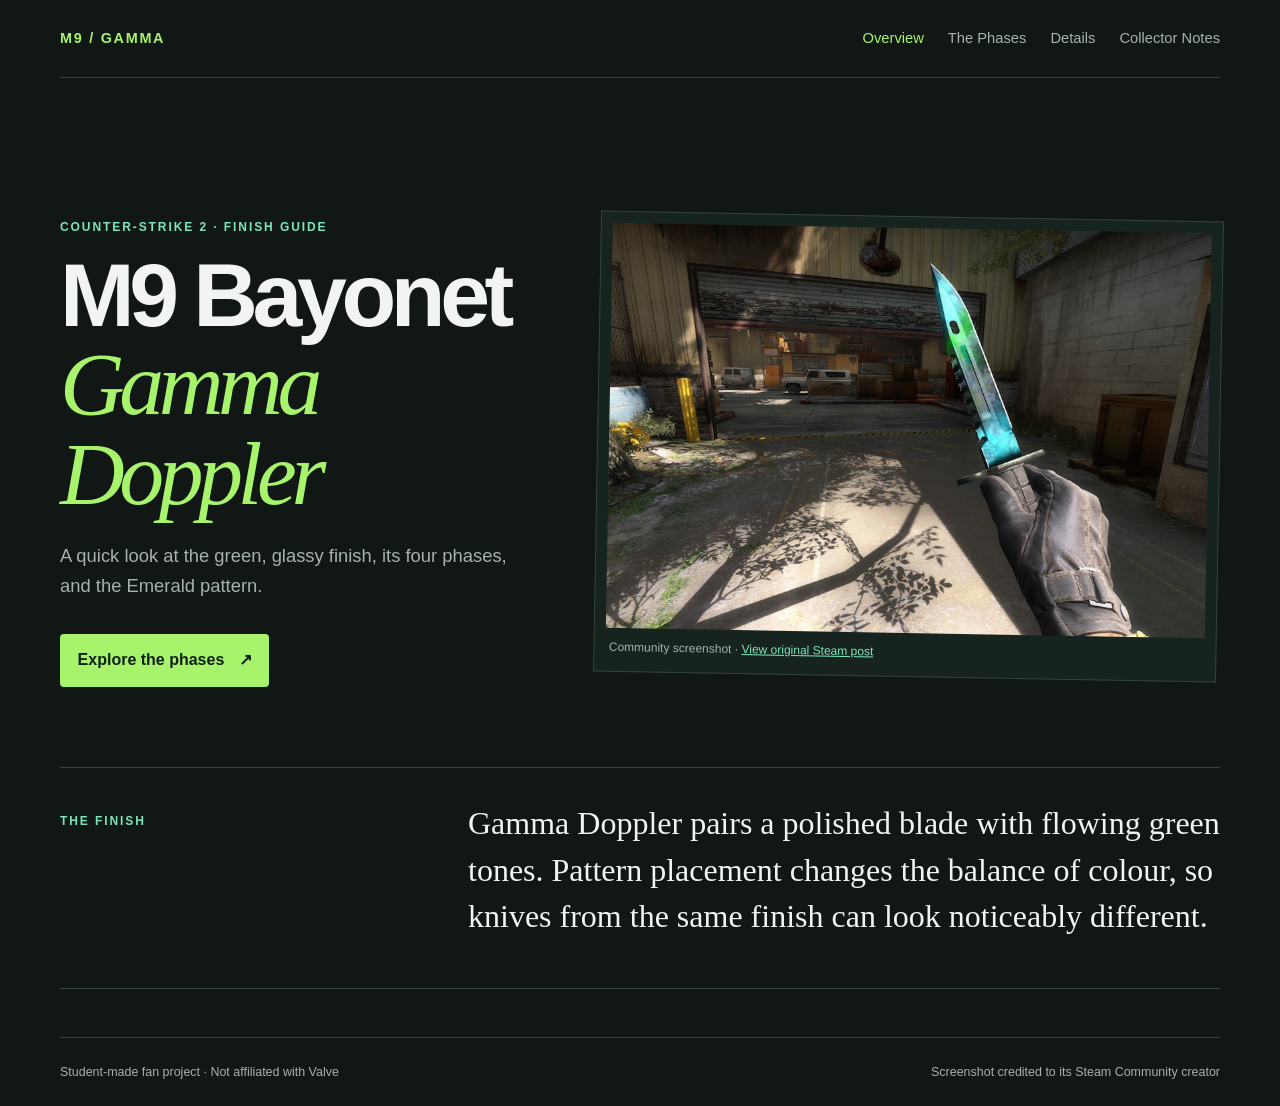
<file: index.html>
<!doctype html>
<html lang="en">
<head>
  <meta charset="utf-8">
  <meta name="viewport" content="width=device-width, initial-scale=1">
  <meta name="description" content="A concise visual guide to the M9 Bayonet Gamma Doppler phases and Emerald finish in Counter-Strike 2.">
  <title>M9 Gamma Doppler — CS2 Skin Guide</title>
  <link rel="icon" type="image/png" href="favicon.png">
  <link rel="apple-touch-icon" sizes="180x180" href="app-icon.png">
  <meta property="og:title" content="M9 Bayonet | Gamma Doppler">
  <meta property="og:description" content="A concise CS2 guide to Gamma Doppler phases P1–P4 and Emerald.">
  <meta property="og:image" content="https://marisa-w.github.io/my-project/og-image.jpg">
  <meta property="og:type" content="website">
  <link rel="stylesheet" href="style.css">
</head>
<body>
  <header class="site-header">
    <a class="brand" href="index.html">M9 / GAMMA</a>
    <nav aria-label="Main navigation">
      <a href="index.html" aria-current="page">Overview</a>
      <a href="phases.html">The Phases</a>
      <a href="details.html">Details</a>
      <a href="collector.html">Collector Notes</a>
    </nav>
  </header>
  <main>
    <section class="hero">
      <div class="hero-copy">
        <p class="eyebrow">Counter-Strike 2 · Finish guide</p>
        <h1>M9 Bayonet<br><em>Gamma Doppler</em></h1>
        <p class="intro">A quick look at the green, glassy finish, its four phases, and the Emerald pattern.</p>
        <a class="button-link" href="phases.html">Explore the phases <span aria-hidden="true">↗</span></a>
      </div>
      <figure class="hero-image">
        <img src="1.jpg" alt="M9 Bayonet with a cyan and green Gamma Doppler finish, shown in Counter-Strike">
        <figcaption>Community screenshot · <a href="https://steamcommunity.com/sharedfiles/filedetails/?id=2501030935" target="_blank" rel="noreferrer">View original Steam post</a></figcaption>
      </figure>
    </section>
    <section class="intro-band">
      <p class="eyebrow">The finish</p>
      <p>Gamma Doppler pairs a polished blade with flowing green tones. Pattern placement changes the balance of colour, so knives from the same finish can look noticeably different.</p>
    </section>
  </main>
  <footer class="site-footer"><span>Student-made fan project · Not affiliated with Valve</span><span>Screenshot credited to its Steam Community creator</span></footer>
</body>
</html>
</file>
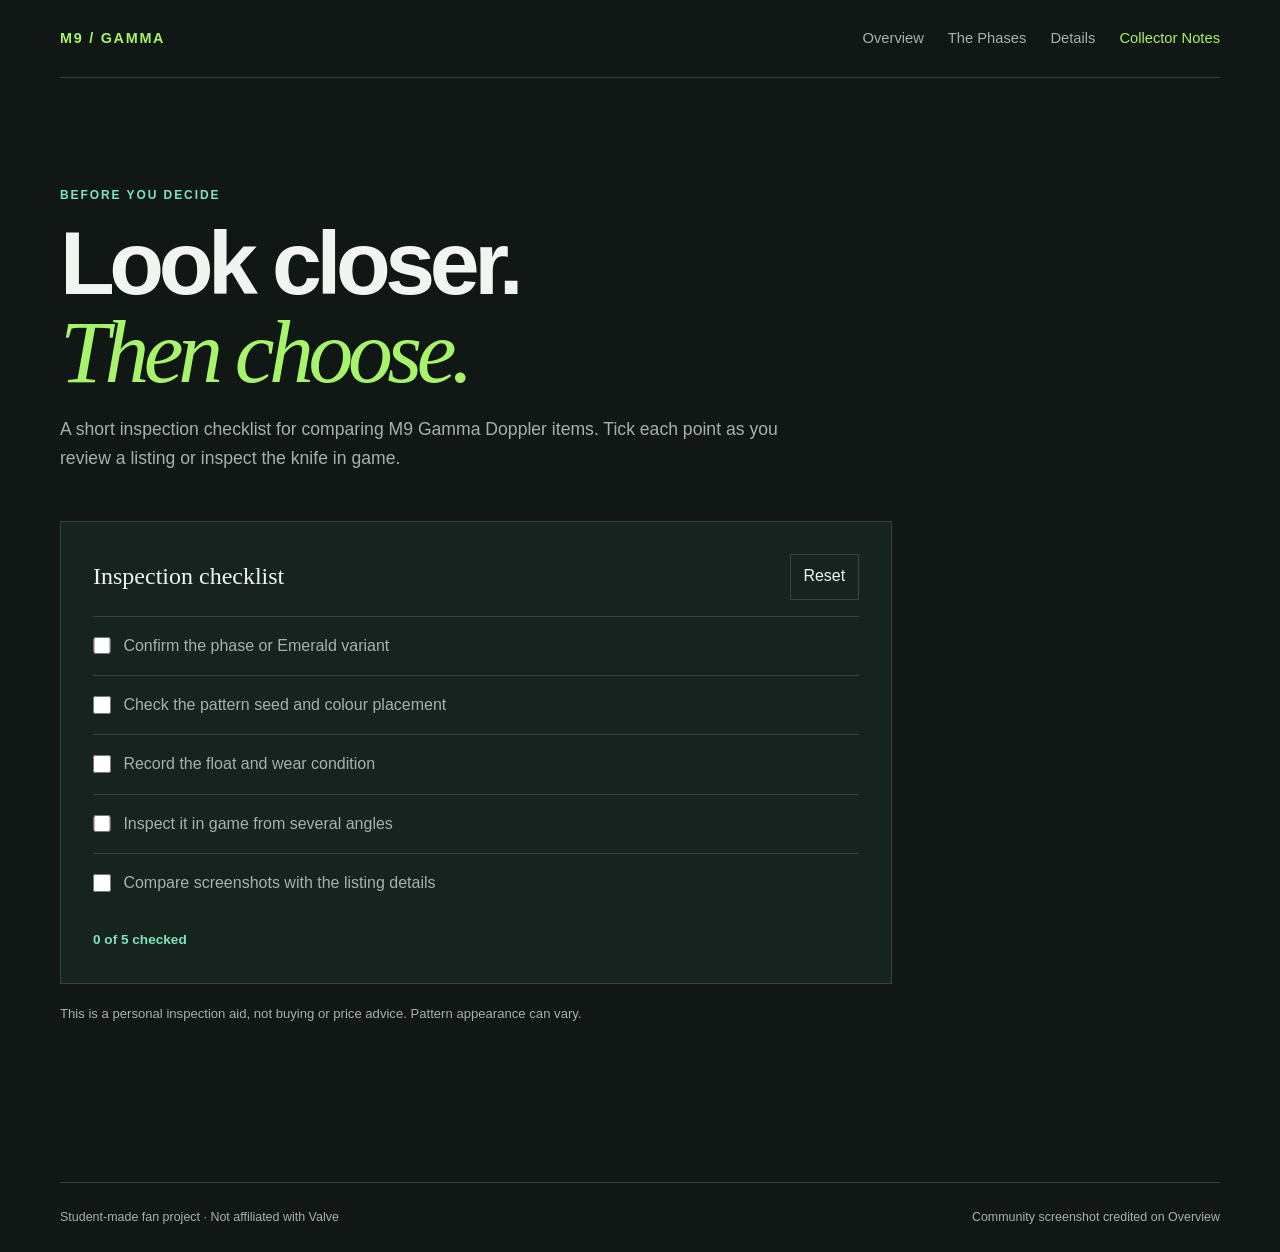
<file: collector.html>
<!doctype html>
<html lang="en">
<head>
  <meta charset="utf-8">
  <meta name="viewport" content="width=device-width, initial-scale=1">
  <meta name="description" content="A practical checklist for inspecting an M9 Bayonet Gamma Doppler in CS2.">
  <title>Collector Notes | M9 Gamma Doppler</title>
  <link rel="icon" type="image/png" href="favicon.png">
  <link rel="apple-touch-icon" sizes="180x180" href="app-icon.png">
  <meta property="og:title" content="M9 Bayonet | Gamma Doppler">
  <meta property="og:description" content="A concise CS2 guide to Gamma Doppler phases P1–P4 and Emerald.">
  <meta property="og:image" content="https://marisa-w.github.io/my-project/og-image.jpg">
  <meta property="og:type" content="website">
  <link rel="stylesheet" href="style.css">
</head>
<body>
  <header class="site-header">
    <a class="brand" href="index.html">M9 / GAMMA</a>
    <nav aria-label="Main navigation">
      <a href="index.html">Overview</a>
      <a href="phases.html">The Phases</a>
      <a href="details.html">Details</a>
      <a href="collector.html" aria-current="page">Collector Notes</a>
    </nav>
  </header>
  <main class="page-main">
    <p class="eyebrow">Before you decide</p>
    <h1>Look closer.<br><em>Then choose.</em></h1>
    <p class="page-lede">A short inspection checklist for comparing M9 Gamma Doppler items. Tick each point as you review a listing or inspect the knife in game.</p>
    <section class="collector-panel" aria-labelledby="checklist-title">
      <div class="collector-heading"><h2 id="checklist-title">Inspection checklist</h2><button id="reset-checklist" type="button">Reset</button></div>
      <label><input type="checkbox" data-item="phase"> Confirm the phase or Emerald variant</label>
      <label><input type="checkbox" data-item="seed"> Check the pattern seed and colour placement</label>
      <label><input type="checkbox" data-item="float"> Record the float and wear condition</label>
      <label><input type="checkbox" data-item="inspect"> Inspect it in game from several angles</label>
      <label><input type="checkbox" data-item="source"> Compare screenshots with the listing details</label>
      <p id="checklist-progress" aria-live="polite">0 of 5 checked</p>
    </section>
    <p class="source-note">This is a personal inspection aid, not buying or price advice. Pattern appearance can vary.</p>
  </main>
  <footer class="site-footer"><span>Student-made fan project · Not affiliated with Valve</span><span>Community screenshot credited on Overview</span></footer>
  <script src="collector.js"></script>
</body>
</html>
</file>
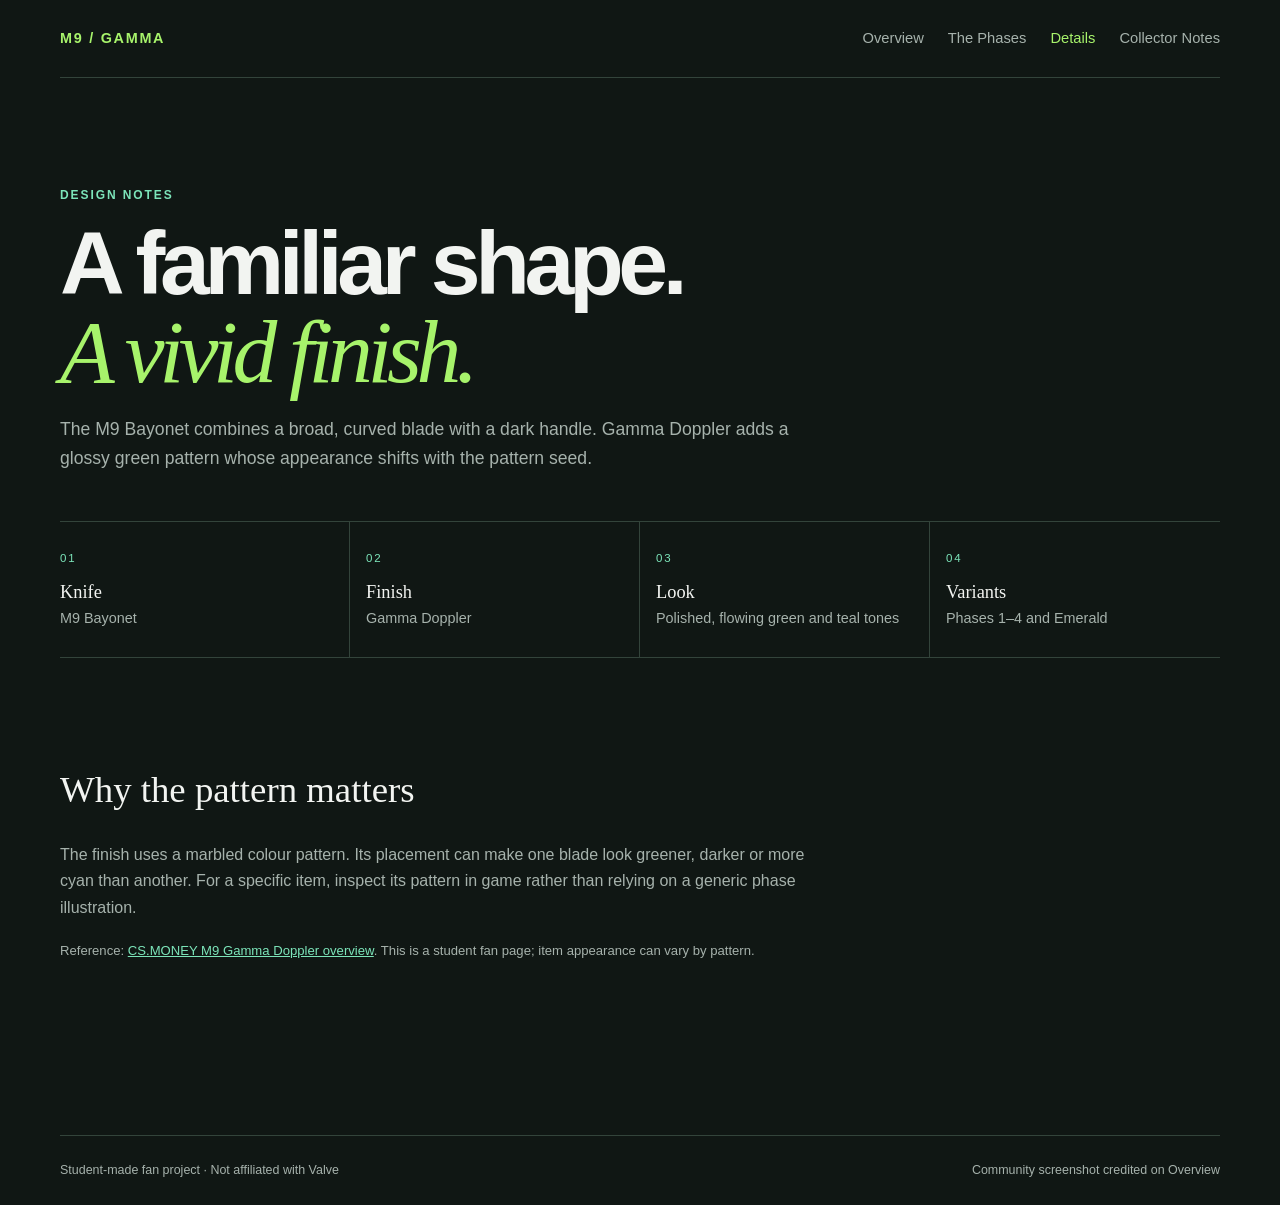
<file: details.html>
<!doctype html>
<html lang="en">
<head>
  <meta charset="utf-8">
  <meta name="viewport" content="width=device-width, initial-scale=1">
  <meta name="description" content="Design and in-game details about the M9 Bayonet Gamma Doppler skin in Counter-Strike 2.">
  <title>Details | M9 Gamma Doppler</title>
  <link rel="icon" type="image/png" href="favicon.png">
  <link rel="apple-touch-icon" sizes="180x180" href="app-icon.png">
  <meta property="og:title" content="M9 Bayonet | Gamma Doppler">
  <meta property="og:description" content="A concise CS2 guide to Gamma Doppler phases P1–P4 and Emerald.">
  <meta property="og:image" content="https://marisa-w.github.io/my-project/og-image.jpg">
  <meta property="og:type" content="website">
  <link rel="stylesheet" href="style.css">
</head>
<body>
  <header class="site-header">
    <a class="brand" href="index.html">M9 / GAMMA</a>
    <nav aria-label="Main navigation">
      <a href="index.html">Overview</a>
      <a href="phases.html">The Phases</a>
      <a href="details.html" aria-current="page">Details</a>
      <a href="collector.html">Collector Notes</a>
    </nav>
  </header>
  <main class="page-main">
    <p class="eyebrow">Design notes</p>
    <h1>A familiar shape.<br><em>A vivid finish.</em></h1>
    <p class="page-lede">The M9 Bayonet combines a broad, curved blade with a dark handle. Gamma Doppler adds a glossy green pattern whose appearance shifts with the pattern seed.</p>
    <section class="detail-grid" aria-label="Skin details">
      <article><span class="detail-number">01</span><h2>Knife</h2><p>M9 Bayonet</p></article>
      <article><span class="detail-number">02</span><h2>Finish</h2><p>Gamma Doppler</p></article>
      <article><span class="detail-number">03</span><h2>Look</h2><p>Polished, flowing green and teal tones</p></article>
      <article><span class="detail-number">04</span><h2>Variants</h2><p>Phases 1–4 and Emerald</p></article>
    </section>
    <section class="detail-copy">
      <h2>Why the pattern matters</h2>
      <p>The finish uses a marbled colour pattern. Its placement can make one blade look greener, darker or more cyan than another. For a specific item, inspect its pattern in game rather than relying on a generic phase illustration.</p>
      <p class="source-note">Reference: <a href="https://wiki.cs.money/series/m9-bayonet-gamma-doppler" target="_blank" rel="noreferrer">CS.MONEY M9 Gamma Doppler overview</a>. This is a student fan page; item appearance can vary by pattern.</p>
    </section>
  </main>
  <footer class="site-footer"><span>Student-made fan project · Not affiliated with Valve</span><span>Community screenshot credited on Overview</span></footer>
</body>
</html>
</file>
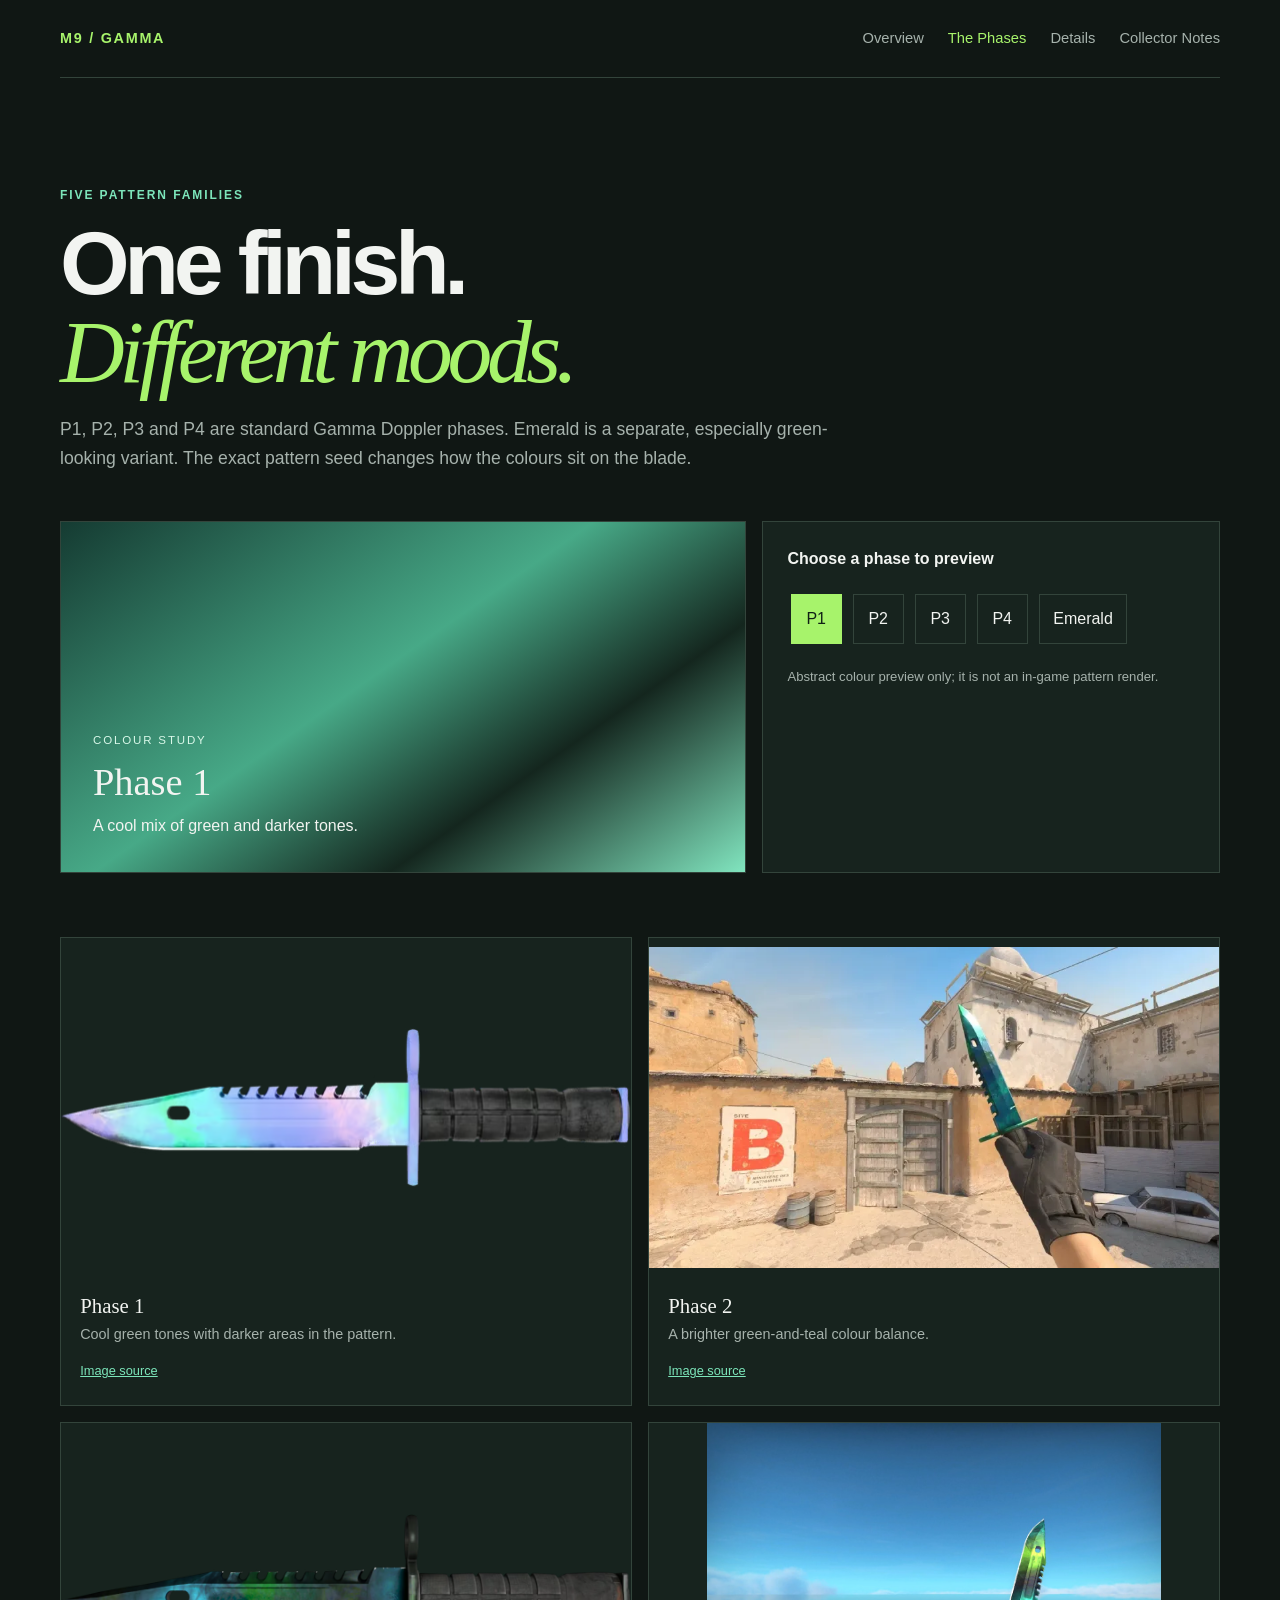
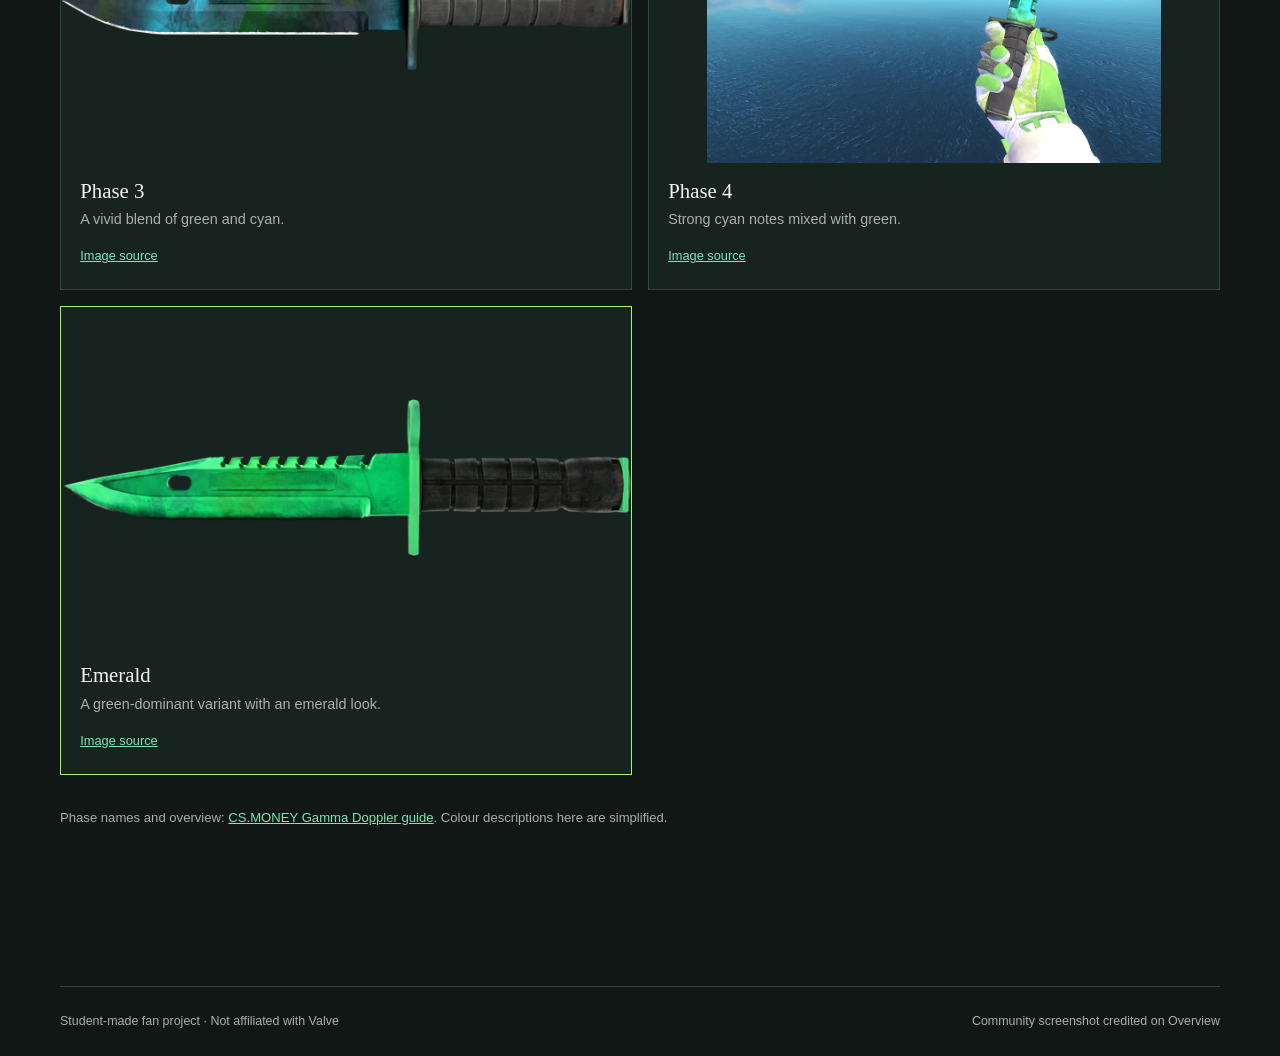
<file: phases.html>
<!doctype html>
<html lang="en">
<head>
  <meta charset="utf-8">
  <meta name="viewport" content="width=device-width, initial-scale=1">
  <meta name="description" content="A short guide to M9 Bayonet Gamma Doppler phases and the Emerald finish.">
  <title>The Phases | M9 Gamma Doppler</title>
  <link rel="icon" type="image/png" href="favicon.png">
  <link rel="apple-touch-icon" sizes="180x180" href="app-icon.png">
  <meta property="og:title" content="M9 Bayonet | Gamma Doppler">
  <meta property="og:description" content="A concise CS2 guide to Gamma Doppler phases P1–P4 and Emerald.">
  <meta property="og:image" content="https://marisa-w.github.io/my-project/og-image.jpg">
  <meta property="og:type" content="website">
  <link rel="stylesheet" href="style.css">
</head>
<body>
  <header class="site-header">
    <a class="brand" href="index.html">M9 / GAMMA</a>
    <nav aria-label="Main navigation">
      <a href="index.html">Overview</a>
      <a href="phases.html" aria-current="page">The Phases</a>
      <a href="details.html">Details</a>
      <a href="collector.html">Collector Notes</a>
    </nav>
  </header>
  <main class="page-main">
    <p class="eyebrow">Five pattern families</p>
    <h1>One finish.<br><em>Different moods.</em></h1>
    <p class="page-lede">P1, P2, P3 and P4 are standard Gamma Doppler phases. Emerald is a separate, especially green-looking variant. The exact pattern seed changes how the colours sit on the blade.</p>

    <section class="phase-explorer" aria-labelledby="explorer-title">
      <div class="phase-preview" id="phase-preview" data-phase="p1" aria-live="polite">
        <span class="preview-label">Colour study</span>
        <strong id="preview-name">Phase 1</strong>
        <span id="preview-note">A cool mix of green and darker tones.</span>
      </div>
      <div class="phase-options" role="group" aria-labelledby="explorer-title">
        <h2 id="explorer-title">Choose a phase to preview</h2>
        <button type="button" data-phase="p1" aria-pressed="true">P1</button>
        <button type="button" data-phase="p2" aria-pressed="false">P2</button>
        <button type="button" data-phase="p3" aria-pressed="false">P3</button>
        <button type="button" data-phase="p4" aria-pressed="false">P4</button>
        <button type="button" data-phase="emerald" aria-pressed="false">Emerald</button>
        <p class="preview-disclaimer">Abstract colour preview only; it is not an in-game pattern render.</p>
      </div>
    </section>

    <section class="phase-gallery" aria-label="M9 Gamma Doppler finish examples">
      <article class="phase-card">
        <img src="phase-1.avif" alt="M9 Bayonet Gamma Doppler Phase 1">
        <div><h2>Phase 1</h2><p>Cool green tones with darker areas in the pattern.</p><a href="https://wiki.skin.club/en/items/m9-bayonet-gamma-doppler-phase-1-factory-new" target="_blank" rel="noreferrer">Image source</a></div>
      </article>
      <article class="phase-card">
        <img src="phase-2.webp" alt="M9 Bayonet Gamma Doppler Phase 2">
        <div><h2>Phase 2</h2><p>A brighter green-and-teal colour balance.</p><a href="https://bo3.gg/tr/wiki/m9-bayonet-gamma-doppler-phase-2" target="_blank" rel="noreferrer">Image source</a></div>
      </article>
      <article class="phase-card">
        <img src="phase-3.avif" alt="M9 Bayonet Gamma Doppler Phase 3">
        <div><h2>Phase 3</h2><p>A vivid blend of green and cyan.</p><a href="https://wiki.skin.club/en/items/m9-bayonet-gamma-doppler-phase-3-factory-new" target="_blank" rel="noreferrer">Image source</a></div>
      </article>
      <article class="phase-card">
        <img src="phase-4.jpg" alt="M9 Bayonet Gamma Doppler Phase 4">
        <div><h2>Phase 4</h2><p>Strong cyan notes mixed with green.</p><a href="https://steamcommunity.com/sharedfiles/filedetails/?id=1133031253" target="_blank" rel="noreferrer">Image source</a></div>
      </article>
      <article class="phase-card emerald-card">
        <img src="emerald.avif" alt="M9 Bayonet Gamma Doppler Emerald">
        <div><h2>Emerald</h2><p>A green-dominant variant with an emerald look.</p><a href="https://wiki.skin.club/en/skin/m9-bayonet-gamma-doppler-emerald" target="_blank" rel="noreferrer">Image source</a></div>
      </article>
    </section>
    <p class="source-note">Phase names and overview: <a href="https://wiki.cs.money/series/m9-bayonet-gamma-doppler" target="_blank" rel="noreferrer">CS.MONEY Gamma Doppler guide</a>. Colour descriptions here are simplified.</p>
  </main>
  <footer class="site-footer"><span>Student-made fan project · Not affiliated with Valve</span><span>Community screenshot credited on Overview</span></footer>
  <script src="phases.js"></script>
</body>
</html>
</file>
<file: style.css>
:root{--ink:#f2f4f1;--muted:#a6b2ac;--bg:#101714;--panel:#17231e;--line:#33443b;--green:#a7f36b;--mint:#7ce5ba;--max:1160px}
*{box-sizing:border-box}
body{margin:0;background:var(--bg);color:var(--ink);font:16px/1.65 "Segoe UI",Arial,sans-serif}
a{color:inherit}
.site-header{width:min(100% - 3rem,var(--max));margin:auto;min-height:78px;display:flex;align-items:center;justify-content:space-between;border-bottom:1px solid var(--line)}
.brand{font-weight:850;letter-spacing:.12em;text-decoration:none;color:var(--green);font-size:.9rem}
nav{display:flex;gap:1.5rem}nav a{text-decoration:none;color:var(--muted);font-size:.92rem}nav a:hover,nav a[aria-current=page]{color:var(--green)}
main{width:min(100% - 3rem,var(--max));margin:auto}
.hero{display:grid;grid-template-columns:.85fr 1.15fr;gap:clamp(2rem,6vw,6rem);align-items:center;padding:clamp(4rem,10vw,8rem) 0 5rem}
.eyebrow{text-transform:uppercase;letter-spacing:.16em;color:var(--mint);font-size:.75rem;font-weight:750}
h1{font-size:clamp(3rem,7vw,6rem);line-height:.99;letter-spacing:-.06em;margin:.8rem 0 1.4rem}h1 em{font-family:Georgia,serif;font-weight:400;color:var(--green)}
.intro{color:var(--muted);font-size:1.15rem;max-width:30rem;margin-bottom:2rem}
.button-link{display:inline-flex;gap:.9rem;align-items:center;background:var(--green);color:#102016;padding:.85rem 1.1rem;border-radius:4px;text-decoration:none;font-weight:750}
.hero-image{margin:0;padding:.7rem;background:var(--panel);border:1px solid var(--line);transform:rotate(1deg)}.hero-image img{display:block;width:100%;aspect-ratio:1.48;object-fit:cover}.hero-image figcaption{font-size:.75rem;color:var(--muted);padding:.65rem .2rem .1rem}.hero-image figcaption a{color:var(--mint)}
.intro-band{border-top:1px solid var(--line);border-bottom:1px solid var(--line);padding:2rem 0 3rem;display:grid;grid-template-columns:1fr 2fr;gap:2rem}.intro-band>p:last-child{font:clamp(1.3rem,2.5vw,2rem)/1.45 Georgia,serif;margin:0;max-width:48rem}
.site-footer{width:min(100% - 3rem,var(--max));margin:3rem auto 0;padding:1.5rem 0;color:var(--muted);font-size:.78rem;border-top:1px solid var(--line);display:flex;justify-content:space-between;gap:1rem}
@media(max-width:760px){.site-header{width:min(100% - 2rem,var(--max));align-items:flex-start;flex-direction:column;padding:1rem 0;gap:.8rem}nav{gap:1rem;flex-wrap:wrap}main{width:min(100% - 2rem,var(--max))}.hero{grid-template-columns:1fr;padding:3rem 0;gap:2rem}.hero-image{transform:none}.intro-band{grid-template-columns:1fr;gap:.5rem}.site-footer{width:min(100% - 2rem,var(--max));flex-direction:column}}
.page-main{padding:clamp(3rem,8vw,6rem) 0}.page-main h1{margin-bottom:1rem}.page-lede{max-width:48rem;color:var(--muted);font-size:1.1rem;margin-bottom:3rem}
.phase-explorer{display:grid;grid-template-columns:1.2fr .8fr;gap:1rem;margin:2rem 0 4rem}
.phase-preview{min-height:22rem;padding:2rem;display:flex;flex-direction:column;justify-content:flex-end;gap:.6rem;border:1px solid var(--line);background:linear-gradient(145deg,#153b32,#47a987 45%,#14261e 70%,#81e5bf);transition:background 250ms ease}
.phase-preview[data-phase="p2"]{background:linear-gradient(140deg,#1a3b2c,#97e876 45%,#256348 72%,#19281f)}
.phase-preview[data-phase="p3"]{background:linear-gradient(140deg,#1d3834,#4ad3ad 45%,#17745e 72%,#1a2d27)}
.phase-preview[data-phase="p4"]{background:linear-gradient(140deg,#164e4d,#60efd0 45%,#158b7b 72%,#17302c)}
.phase-preview[data-phase="emerald"]{background:linear-gradient(140deg,#063c20,#2dc95c 45%,#087a35 72%,#b0ef70)}
.preview-label{font-size:.72rem;text-transform:uppercase;letter-spacing:.16em;color:#d9f8e9}.phase-preview strong{font:2.4rem Georgia,serif}.phase-preview>span:last-child{max-width:22rem}
.phase-options{padding:1.5rem;background:var(--panel);border:1px solid var(--line)}.phase-options h2{font-size:1rem;margin:0 0 1.2rem}.phase-options button{min-width:3.2rem;margin:.2rem;padding:.65rem .85rem;color:var(--ink);background:transparent;border:1px solid var(--line);font:inherit;cursor:pointer}.phase-options button:hover,.phase-options button[aria-pressed="true"]{color:#102016;background:var(--green);border-color:var(--green)}.preview-disclaimer,.source-note{color:var(--muted);font-size:.82rem;margin-top:1.2rem}.source-note a{color:var(--mint)}
.phase-list{display:grid;grid-template-columns:repeat(3,1fr);gap:1rem}.phase-list article{padding:1.2rem;border-top:2px solid var(--mint);background:var(--panel)}.phase-list h2{font:1.2rem Georgia,serif;margin:0 0 .5rem}.phase-list p{color:var(--muted);margin:0;font-size:.9rem}.phase-list .emerald-card{border-color:var(--green)}
@media(max-width:760px){.phase-explorer{grid-template-columns:1fr}.phase-preview{min-height:16rem}.phase-list{grid-template-columns:1fr 1fr}}
@media(max-width:480px){.phase-list{grid-template-columns:1fr}}

.detail-grid{display:grid;grid-template-columns:repeat(4,1fr);margin:3rem 0;border-top:1px solid var(--line);border-bottom:1px solid var(--line)}
.detail-grid article{padding:1.4rem 1rem 1.6rem 0;border-right:1px solid var(--line)}.detail-grid article+article{padding-left:1rem}.detail-grid article:last-child{border:0}
.detail-number{font-size:.72rem;letter-spacing:.15em;color:var(--mint)}.detail-grid h2{font:1.15rem Georgia,serif;margin:.7rem 0 .3rem}.detail-grid p{color:var(--muted);font-size:.9rem;margin:0}
.detail-copy{max-width:48rem;padding:2rem 0 1rem}.detail-copy h2{font:clamp(1.6rem,3vw,2.3rem) Georgia,serif}.detail-copy p{color:var(--muted)}.detail-copy .source-note{font-size:.82rem}
@media(max-width:760px){.detail-grid{grid-template-columns:1fr 1fr}.detail-grid article:nth-child(2){border-right:0}.detail-grid article:nth-child(3){padding-left:0;border-top:1px solid var(--line)}.detail-grid article:nth-child(4){border-top:1px solid var(--line)}}

.collector-panel{max-width:52rem;padding:clamp(1.2rem,4vw,2rem);border:1px solid var(--line);background:var(--panel)}.collector-heading{display:flex;align-items:center;justify-content:space-between;gap:1rem;margin-bottom:1rem}.collector-heading h2{font:1.5rem Georgia,serif;margin:0}.collector-heading button{padding:.55rem .8rem;color:var(--ink);background:transparent;border:1px solid var(--line);font:inherit;cursor:pointer}.collector-heading button:hover{border-color:var(--green);color:var(--green)}
.collector-panel label{display:flex;align-items:flex-start;gap:.8rem;padding:1rem 0;border-top:1px solid var(--line);color:var(--muted);cursor:pointer}.collector-panel input{accent-color:var(--green);width:1.1rem;height:1.1rem;margin:.25rem 0 0;flex:none}.collector-panel label:has(input:checked){color:var(--ink)}#checklist-progress{margin:1rem 0 0;color:var(--mint);font-size:.85rem;font-weight:700}

.phase-gallery{display:grid;grid-template-columns:repeat(2,minmax(0,1fr));gap:1rem;margin:2rem 0}.phase-card{overflow:hidden;background:var(--panel);border:1px solid var(--line)}.phase-card img{display:block;width:100%;height:340px;object-fit:contain;object-position:center;background:#17231e}.phase-card>div{padding:1rem 1.2rem 1.3rem}.phase-card h2{font:1.3rem Georgia,serif;margin:0 0 .35rem}.phase-card p{color:var(--muted);font-size:.9rem;margin:0 0 .65rem}.phase-card a{color:var(--mint);font-size:.8rem}.phase-card.emerald-card{border-color:var(--green)}
@media(max-width:600px){.phase-gallery{grid-template-columns:1fr}.phase-card img{height:280px}}
</file>
